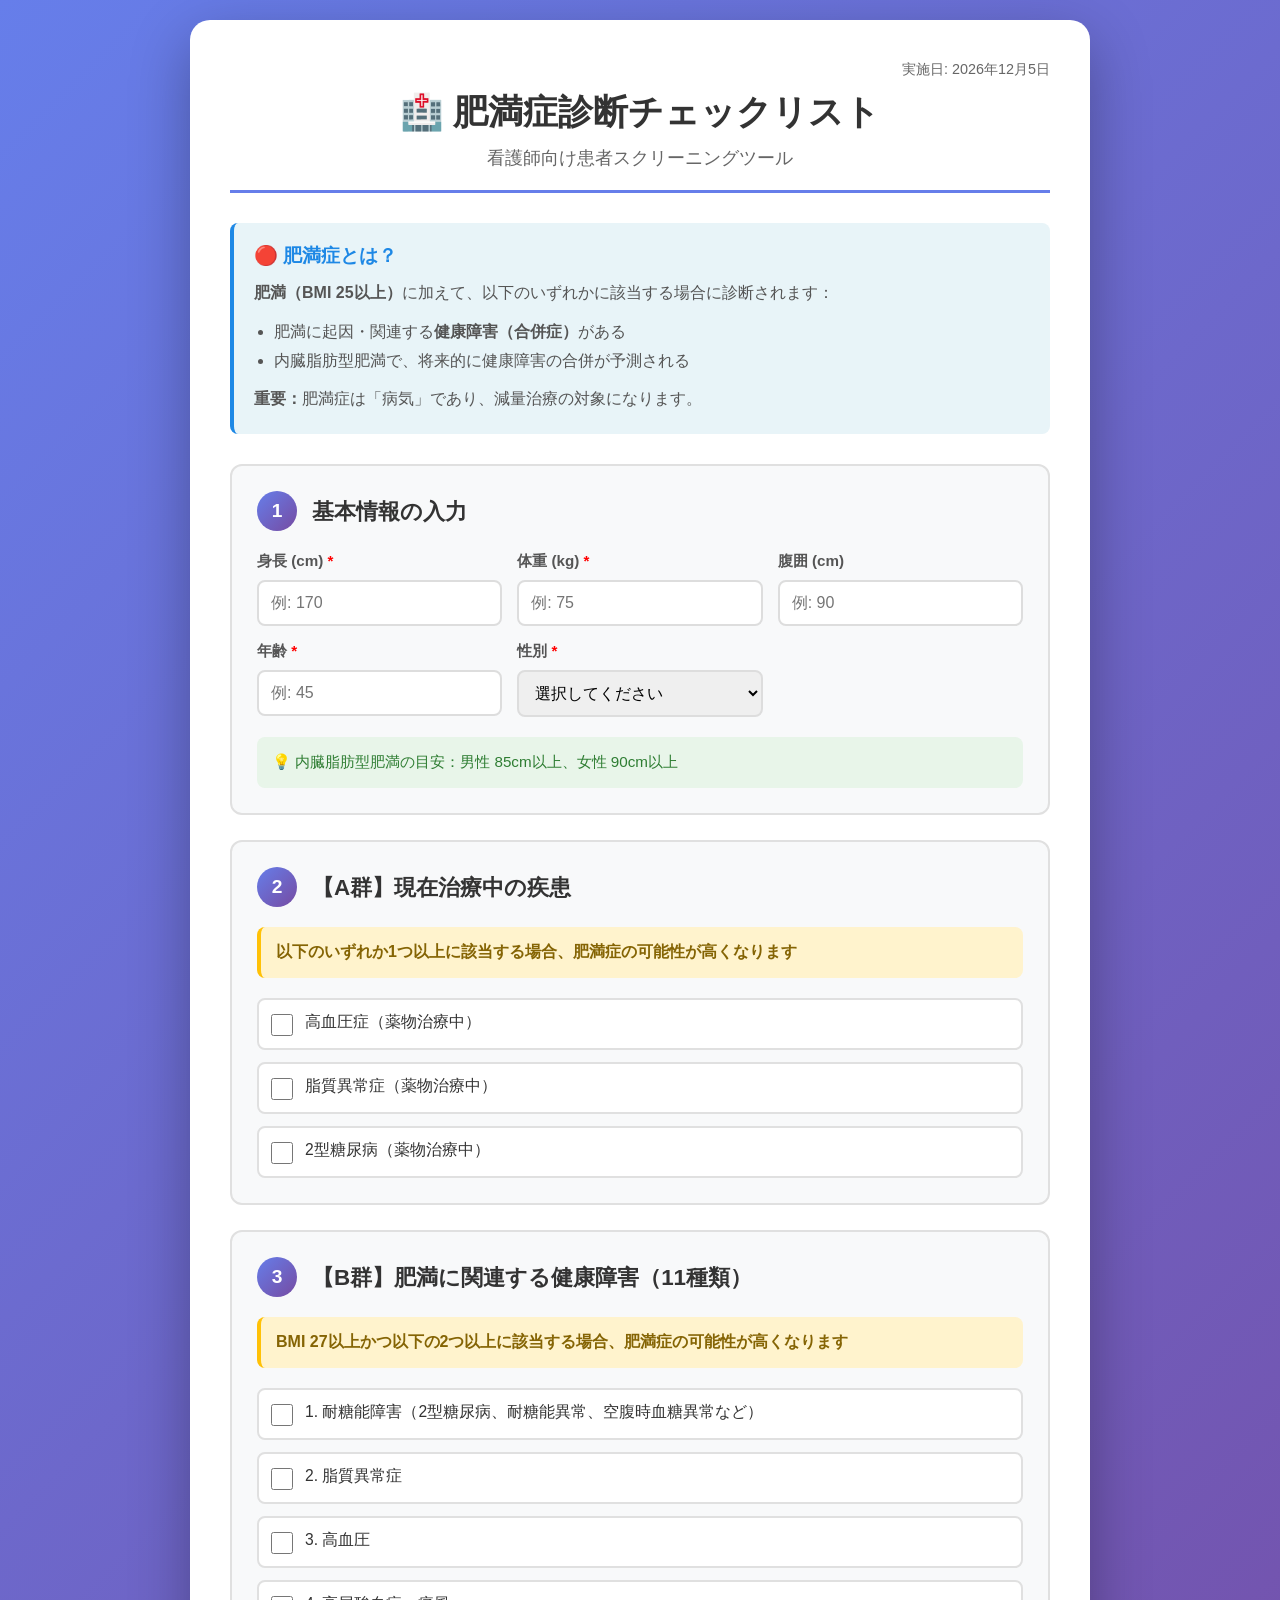
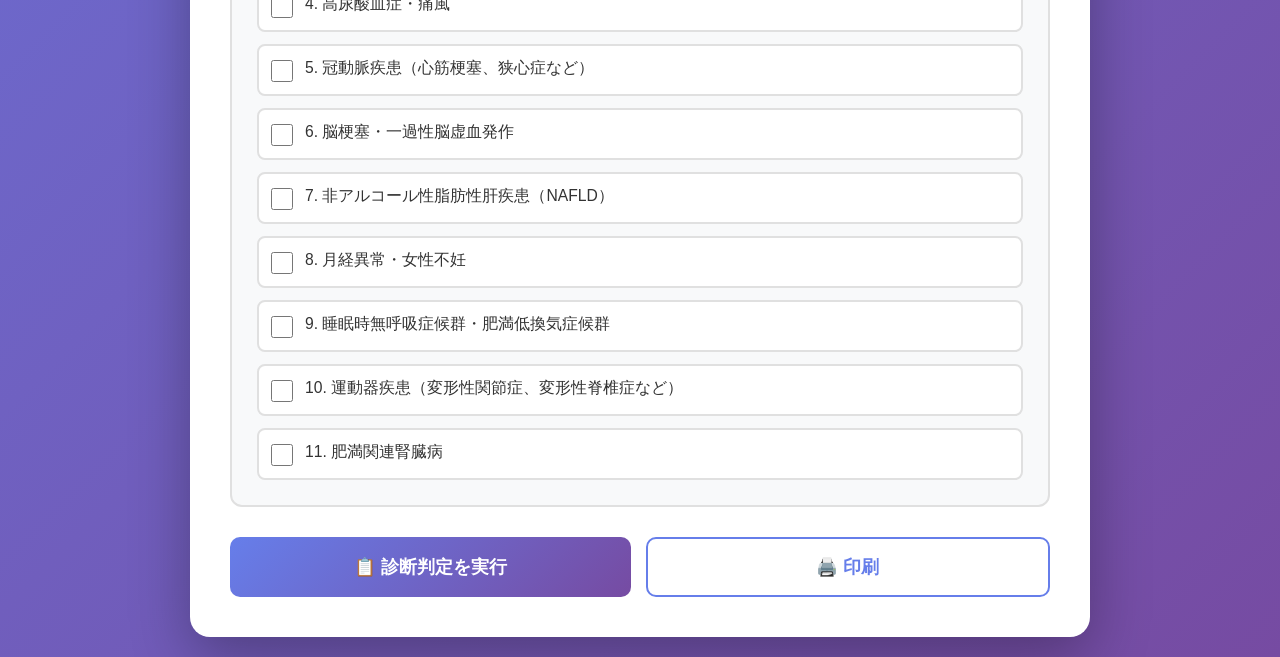
<file: index.html>
<!DOCTYPE html>
<html lang="ja">
<head>
    <meta charset="UTF-8">
    <meta name="viewport" content="width=device-width, initial-scale=1.0">
    <title>肥満症診断チェックリスト</title>
    <style>
        * {
            margin: 0;
            padding: 0;
            box-sizing: border-box;
        }

        body {
            font-family: 'Segoe UI', 'Hiragino Sans', 'Yu Gothic', sans-serif;
            background: linear-gradient(135deg, #667eea 0%, #764ba2 100%);
            min-height: 100vh;
            padding: 20px;
        }

        .container {
            max-width: 900px;
            margin: 0 auto;
            background: white;
            border-radius: 20px;
            padding: 40px;
            box-shadow: 0 20px 60px rgba(0,0,0,0.3);
        }

        .header {
            text-align: center;
            margin-bottom: 30px;
            padding-bottom: 20px;
            border-bottom: 3px solid #667eea;
        }

        h1 {
            color: #333;
            font-size: 2.2em;
            margin-bottom: 10px;
        }

        .subtitle {
            color: #666;
            font-size: 1.1em;
            margin-top: 10px;
        }

        .info-box {
            background: #e8f4f8;
            border-left: 4px solid #1e88e5;
            padding: 20px;
            margin-bottom: 30px;
            border-radius: 8px;
        }

        .info-box h3 {
            color: #1e88e5;
            margin-bottom: 10px;
            font-size: 1.2em;
        }

        .info-box p, .info-box ul {
            color: #555;
            line-height: 1.8;
        }

        .info-box ul {
            margin-left: 20px;
            margin-top: 10px;
        }

        .step {
            background: #f8f9fa;
            border-radius: 12px;
            padding: 25px;
            margin-bottom: 25px;
            border: 2px solid #e0e0e0;
            transition: all 0.3s;
        }

        .step:hover {
            border-color: #667eea;
            box-shadow: 0 5px 15px rgba(102, 126, 234, 0.1);
        }

        .step-header {
            display: flex;
            align-items: center;
            margin-bottom: 20px;
        }

        .step-number {
            width: 40px;
            height: 40px;
            background: linear-gradient(135deg, #667eea 0%, #764ba2 100%);
            color: white;
            border-radius: 50%;
            display: flex;
            align-items: center;
            justify-content: center;
            font-weight: bold;
            font-size: 1.2em;
            margin-right: 15px;
        }

        .step-title {
            font-size: 1.4em;
            color: #333;
            font-weight: 600;
        }

        .input-grid {
            display: grid;
            grid-template-columns: repeat(auto-fit, minmax(200px, 1fr));
            gap: 15px;
            margin-bottom: 20px;
        }

        .input-group {
            display: flex;
            flex-direction: column;
            gap: 8px;
        }

        .input-group label {
            font-weight: 600;
            color: #555;
            font-size: 0.95em;
        }

        .input-group input, .input-group select {
            padding: 12px;
            border: 2px solid #ddd;
            border-radius: 8px;
            font-size: 16px;
            transition: border-color 0.3s;
        }

        .input-group input:focus, .input-group select:focus {
            outline: none;
            border-color: #667eea;
        }

        .checkbox-group {
            display: flex;
            flex-direction: column;
            gap: 12px;
        }

        .checkbox-item {
            display: flex;
            align-items: flex-start;
            padding: 12px;
            background: white;
            border: 2px solid #e0e0e0;
            border-radius: 8px;
            transition: all 0.2s;
            cursor: pointer;
        }

        .checkbox-item:hover {
            background-color: #f8f9fa;
            border-color: #667eea;
        }

        .checkbox-item input[type="checkbox"] {
            width: 22px;
            height: 22px;
            margin-right: 12px;
            cursor: pointer;
            flex-shrink: 0;
            margin-top: 2px;
        }

        .checkbox-item label {
            cursor: pointer;
            user-select: none;
            flex: 1;
            font-size: 0.98em;
            color: #333;
        }

        .section-divider {
            margin: 20px 0;
            padding: 15px;
            background: #fff3cd;
            border-left: 4px solid #ffc107;
            border-radius: 8px;
            font-weight: 600;
            color: #856404;
        }

        .button-group {
            display: flex;
            gap: 15px;
            margin-top: 30px;
        }

        button {
            flex: 1;
            padding: 16px;
            border: none;
            border-radius: 10px;
            font-size: 1.1em;
            font-weight: 600;
            cursor: pointer;
            transition: all 0.3s;
        }

        .btn-primary {
            background: linear-gradient(135deg, #667eea 0%, #764ba2 100%);
            color: white;
        }

        .btn-primary:hover {
            transform: translateY(-2px);
            box-shadow: 0 10px 20px rgba(102, 126, 234, 0.3);
        }

        .btn-secondary {
            background: white;
            color: #667eea;
            border: 2px solid #667eea;
        }

        .btn-secondary:hover {
            background: #f8f9fa;
        }

        .result {
            margin-top: 30px;
            padding: 30px;
            border-radius: 12px;
            display: none;
            animation: slideIn 0.5s ease;
        }

        .result.show {
            display: block;
        }

        @keyframes slideIn {
            from {
                opacity: 0;
                transform: translateY(-20px);
            }
            to {
                opacity: 1;
                transform: translateY(0);
            }
        }

        .result-positive {
            background: #fff3cd;
            border: 3px solid #ffc107;
        }

        .result-negative {
            background: #d4edda;
            border: 3px solid #28a745;
        }

        .result-high-risk {
            background: #f8d7da;
            border: 3px solid #dc3545;
        }

        .result h2 {
            margin-bottom: 20px;
            font-size: 1.8em;
        }

        .result-positive h2 {
            color: #856404;
        }

        .result-negative h2 {
            color: #155724;
        }

        .result-high-risk h2 {
            color: #721c24;
        }

        .result-content {
            line-height: 1.8;
            font-size: 1.05em;
        }

        .bmi-display {
            padding: 20px;
            background: white;
            border-radius: 8px;
            margin-bottom: 20px;
            font-size: 1.2em;
            text-align: center;
        }

        .recommendation-box {
            background: white;
            padding: 20px;
            border-radius: 8px;
            margin-top: 20px;
        }

        .recommendation-box h3 {
            color: #667eea;
            margin-bottom: 15px;
            font-size: 1.3em;
        }

        .recommendation-box ul {
            margin-left: 20px;
        }

        .recommendation-box li {
            margin-bottom: 10px;
            color: #555;
        }

        .warning-text {
            font-size: 1.2em;
            font-weight: 600;
            padding: 15px;
            background: white;
            border-radius: 8px;
            margin-bottom: 15px;
        }

        @media print {
            body {
                background: white;
                padding: 0;
            }

            .container {
                box-shadow: none;
                padding: 20px;
            }

            .button-group {
                display: none;
            }

            .step {
                page-break-inside: avoid;
            }
        }

        .print-date {
            text-align: right;
            color: #666;
            font-size: 0.9em;
            margin-bottom: 10px;
        }

        .note {
            background: #e8f5e9;
            padding: 15px;
            border-radius: 8px;
            margin-top: 20px;
            font-size: 0.95em;
            color: #2e7d32;
        }

        .flowchart-arrow {
            text-align: center;
            font-size: 2em;
            color: #667eea;
            margin: 10px 0;
        }
    </style>
</head>
<body>
    <div class="container">
        <div class="print-date" id="printDate"></div>

        <div class="header">
            <h1>🏥 肥満症診断チェックリスト</h1>
            <p class="subtitle">看護師向け患者スクリーニングツール</p>
        </div>

        <div class="info-box">
            <h3>🔴 肥満症とは？</h3>
            <p><strong>肥満（BMI 25以上）</strong>に加えて、以下のいずれかに該当する場合に診断されます：</p>
            <ul>
                <li>肥満に起因・関連する<strong>健康障害（合併症）</strong>がある</li>
                <li>内臓脂肪型肥満で、将来的に健康障害の合併が予測される</li>
            </ul>
            <p style="margin-top: 10px;"><strong>重要：</strong>肥満症は「病気」であり、減量治療の対象になります。</p>
        </div>

        <!-- Step 1: 基本情報 -->
        <div class="step">
            <div class="step-header">
                <div class="step-number">1</div>
                <div class="step-title">基本情報の入力</div>
            </div>
            <div class="input-grid">
                <div class="input-group">
                    <label for="height">身長 (cm) <span style="color: red;">*</span></label>
                    <input type="number" id="height" placeholder="例: 170" step="0.1">
                </div>
                <div class="input-group">
                    <label for="weight">体重 (kg) <span style="color: red;">*</span></label>
                    <input type="number" id="weight" placeholder="例: 75" step="0.1">
                </div>
                <div class="input-group">
                    <label for="waist">腹囲 (cm)</label>
                    <input type="number" id="waist" placeholder="例: 90" step="0.1">
                </div>
                <div class="input-group">
                    <label for="age">年齢 <span style="color: red;">*</span></label>
                    <input type="number" id="age" placeholder="例: 45">
                </div>
                <div class="input-group">
                    <label for="gender">性別 <span style="color: red;">*</span></label>
                    <select id="gender">
                        <option value="">選択してください</option>
                        <option value="male">男性</option>
                        <option value="female">女性</option>
                    </select>
                </div>
            </div>
            <div class="note">
                💡 内臓脂肪型肥満の目安：男性 85cm以上、女性 90cm以上
            </div>
        </div>

        <!-- Step 2: 治療中の疾患 -->
        <div class="step">
            <div class="step-header">
                <div class="step-number">2</div>
                <div class="step-title">【A群】現在治療中の疾患</div>
            </div>
            <div class="section-divider">
                以下のいずれか1つ以上に該当する場合、肥満症の可能性が高くなります
            </div>
            <div class="checkbox-group">
                <div class="checkbox-item">
                    <input type="checkbox" id="treat-hypertension" data-group="A">
                    <label for="treat-hypertension">高血圧症（薬物治療中）</label>
                </div>
                <div class="checkbox-item">
                    <input type="checkbox" id="treat-dyslipidemia" data-group="A">
                    <label for="treat-dyslipidemia">脂質異常症（薬物治療中）</label>
                </div>
                <div class="checkbox-item">
                    <input type="checkbox" id="treat-diabetes" data-group="A">
                    <label for="treat-diabetes">2型糖尿病（薬物治療中）</label>
                </div>
            </div>
        </div>

        <!-- Step 3: 健康障害 -->
        <div class="step">
            <div class="step-header">
                <div class="step-number">3</div>
                <div class="step-title">【B群】肥満に関連する健康障害（11種類）</div>
            </div>
            <div class="section-divider">
                BMI 27以上かつ以下の2つ以上に該当する場合、肥満症の可能性が高くなります
            </div>
            <div class="checkbox-group">
                <div class="checkbox-item">
                    <input type="checkbox" id="glucose-intolerance" data-group="B">
                    <label for="glucose-intolerance">1. 耐糖能障害（2型糖尿病、耐糖能異常、空腹時血糖異常など）</label>
                </div>
                <div class="checkbox-item">
                    <input type="checkbox" id="dyslipidemia" data-group="B">
                    <label for="dyslipidemia">2. 脂質異常症</label>
                </div>
                <div class="checkbox-item">
                    <input type="checkbox" id="hypertension" data-group="B">
                    <label for="hypertension">3. 高血圧</label>
                </div>
                <div class="checkbox-item">
                    <input type="checkbox" id="hyperuricemia" data-group="B">
                    <label for="hyperuricemia">4. 高尿酸血症・痛風</label>
                </div>
                <div class="checkbox-item">
                    <input type="checkbox" id="coronary-disease" data-group="B">
                    <label for="coronary-disease">5. 冠動脈疾患（心筋梗塞、狭心症など）</label>
                </div>
                <div class="checkbox-item">
                    <input type="checkbox" id="cerebral-infarction" data-group="B">
                    <label for="cerebral-infarction">6. 脳梗塞・一過性脳虚血発作</label>
                </div>
                <div class="checkbox-item">
                    <input type="checkbox" id="nafld" data-group="B">
                    <label for="nafld">7. 非アルコール性脂肪性肝疾患（NAFLD）</label>
                </div>
                <div class="checkbox-item">
                    <input type="checkbox" id="menstrual-disorder" data-group="B">
                    <label for="menstrual-disorder">8. 月経異常・女性不妊</label>
                </div>
                <div class="checkbox-item">
                    <input type="checkbox" id="sleep-apnea" data-group="B">
                    <label for="sleep-apnea">9. 睡眠時無呼吸症候群・肥満低換気症候群</label>
                </div>
                <div class="checkbox-item">
                    <input type="checkbox" id="joint-disease" data-group="B">
                    <label for="joint-disease">10. 運動器疾患（変形性関節症、変形性脊椎症など）</label>
                </div>
                <div class="checkbox-item">
                    <input type="checkbox" id="kidney-disease" data-group="B">
                    <label for="kidney-disease">11. 肥満関連腎臓病</label>
                </div>
            </div>
        </div>

        <!-- Buttons -->
        <div class="button-group">
            <button class="btn-primary" onclick="calculateDiagnosis()">📋 診断判定を実行</button>
            <button class="btn-secondary" onclick="window.print()">🖨️ 印刷</button>
        </div>

        <!-- Result -->
        <div class="result" id="result"></div>
    </div>

    <script>
        // 日付表示
        document.getElementById('printDate').textContent =
            '実施日: ' + new Date().toLocaleDateString('ja-JP', {year: 'numeric', month: 'long', day: 'numeric'});

        function calculateDiagnosis() {
            // 入力値の取得
            const height = parseFloat(document.getElementById('height').value);
            const weight = parseFloat(document.getElementById('weight').value);
            const waist = parseFloat(document.getElementById('waist').value);
            const age = parseInt(document.getElementById('age').value);
            const gender = document.getElementById('gender').value;

            // バリデーション
            if (!height || !weight || !age || !gender) {
                alert('必須項目（身長、体重、年齢、性別）をすべて入力してください。');
                return;
            }

            // BMI計算
            const heightM = height / 100;
            const bmi = (weight / (heightM * heightM)).toFixed(1);

            // A群のチェック
            const groupA = document.querySelectorAll('input[data-group="A"]:checked');
            const groupACount = groupA.length;

            // B群のチェック
            const groupB = document.querySelectorAll('input[data-group="B"]:checked');
            const groupBCount = groupB.length;

            // 内臓脂肪型肥満の判定
            let visceralObesity = false;
            if (waist) {
                if (gender === 'male' && waist >= 85) {
                    visceralObesity = true;
                } else if (gender === 'female' && waist >= 90) {
                    visceralObesity = true;
                }
            }

            // 診断ロジック
            let diagnosis = '';
            let resultClass = '';
            let recommendationLevel = '';

            if (bmi < 25) {
                // BMI 25未満
                diagnosis = '判定：肥満症の可能性は低い';
                resultClass = 'result-negative';
                recommendationLevel = 'low';
            } else if (bmi >= 35) {
                // 高度肥満症（BMI 35以上）
                diagnosis = '判定：高度肥満症の可能性が高い';
                resultClass = 'result-high-risk';
                recommendationLevel = 'high';
            } else if (bmi >= 25 && groupACount >= 1) {
                // BMI 25以上 + A群1つ以上
                diagnosis = '判定：肥満症の可能性が高い（治療中の疾患あり）';
                resultClass = 'result-positive';
                recommendationLevel = 'high';
            } else if (bmi >= 27 && groupBCount >= 2) {
                // BMI 27以上 + B群2つ以上
                diagnosis = '判定：肥満症の可能性が高い（複数の健康障害あり）';
                resultClass = 'result-positive';
                recommendationLevel = 'high';
            } else if (bmi >= 25 && groupBCount >= 1) {
                // BMI 25以上 + B群1つ以上
                diagnosis = '判定：肥満症の可能性あり';
                resultClass = 'result-positive';
                recommendationLevel = 'medium';
            } else if (bmi >= 25 && visceralObesity) {
                // BMI 25以上 + 内臓脂肪型肥満
                diagnosis = '判定：内臓脂肪型肥満あり（要注意）';
                resultClass = 'result-positive';
                recommendationLevel = 'medium';
            } else if (bmi >= 25) {
                // BMI 25以上のみ
                diagnosis = '判定：肥満（経過観察）';
                resultClass = 'result-positive';
                recommendationLevel = 'low-medium';
            } else {
                diagnosis = '判定：肥満症の可能性は低い';
                resultClass = 'result-negative';
                recommendationLevel = 'low';
            }

            // 結果表示
            displayResult(bmi, diagnosis, resultClass, recommendationLevel, groupACount, groupBCount, visceralObesity, gender);
        }

        function displayResult(bmi, diagnosis, resultClass, recommendationLevel, groupACount, groupBCount, visceralObesity, gender) {
            const resultDiv = document.getElementById('result');

            let bmiCategory = '';
            if (bmi < 18.5) bmiCategory = '低体重';
            else if (bmi < 25) bmiCategory = '普通体重';
            else if (bmi < 30) bmiCategory = '肥満(1度)';
            else if (bmi < 35) bmiCategory = '肥満(2度)';
            else bmiCategory = '肥満(3度以上)';

            let visceralText = '';
            if (visceralObesity) {
                const threshold = gender === 'male' ? '85cm' : '90cm';
                visceralText = `<p style="color: #d32f2f; font-weight: 600;">⚠️ 内臓脂肪型肥満の可能性あり（腹囲 ${threshold}以上）</p>`;
            }

            let html = `
                <h2>📊 ${diagnosis}</h2>
                <div class="warning-text">
                    ${diagnosis.includes('可能性が高い') || diagnosis.includes('高度肥満症') ?
                        '🏥 <strong style="color: #d32f2f;">至急、肥満症外来または内科への受診をお勧めします</strong>' :
                        diagnosis.includes('可能性あり') || diagnosis.includes('要注意') ?
                        '🏥 <strong style="color: #f57c00;">医療機関での診察をお勧めします</strong>' :
                        '✅ 現在の状態を維持し、定期的な健康診断を受けましょう'}
                </div>
                <div class="bmi-display">
                    <strong>BMI: ${bmi}</strong> （${bmiCategory}）
                    ${visceralText}
                </div>
                <div class="result-content">
                    <h3 style="margin-bottom: 10px;">判定根拠：</h3>
                    <ul style="margin-left: 20px; margin-bottom: 20px;">
                        <li>BMI: ${bmi} ${bmi >= 25 ? '(肥満基準該当)' : '(肥満基準未満)'}</li>
                        <li>治療中の疾患（A群）: ${groupACount}項目</li>
                        <li>健康障害（B群）: ${groupBCount}項目</li>
                        ${visceralObesity ? '<li>内臓脂肪型肥満: あり</li>' : ''}
                    </ul>
                    ${generateRecommendations(recommendationLevel, bmi)}
                </div>
            `;

            resultDiv.className = 'result ' + resultClass + ' show';
            resultDiv.innerHTML = html;
            resultDiv.scrollIntoView({ behavior: 'smooth', block: 'nearest' });
        }

        function generateRecommendations(level, bmi) {
            let recommendations = '<div class="recommendation-box"><h3>💡 推奨事項</h3><ul>';

            if (level === 'high') {
                recommendations += `
                    <li><strong style="color: #d32f2f;">【至急】肥満症外来または内科を受診してください</strong></li>
                    <li>医師による詳細な検査（内臓脂肪測定、血液検査など）が必要です</li>
                    <li>治療方針：食事療法・運動療法・行動療法が基本となります</li>
                    ${bmi >= 35 ? '<li>高度肥満症（BMI 35以上）のため、薬物療法や外科治療も検討対象となります</li>' : ''}
                    <li>合併症の管理と定期的なモニタリングが重要です</li>
                `;
            } else if (level === 'medium') {
                recommendations += `
                    <li><strong style="color: #f57c00;">医療機関での相談をお勧めします</strong></li>
                    <li>健康障害の早期発見・早期治療が重要です</li>
                    <li>生活習慣の改善指導を受けることをお勧めします</li>
                    <li>3〜6ヶ月で3〜5%の減量を目標にしましょう</li>
                `;
            } else if (level === 'low-medium') {
                recommendations += `
                    <li>現時点で合併症はありませんが、予防が重要です</li>
                    <li>生活習慣の改善に取り組みましょう</li>
                    <li>定期的な健康診断を受けて、早期発見に努めましょう</li>
                `;
            } else {
                recommendations += `
                    <li>現在の健康的な体重を維持しましょう</li>
                    <li>バランスの良い食事と適度な運動を継続しましょう</li>
                    <li>年1回の健康診断を受けましょう</li>
                `;
            }

            if (level !== 'low') {
                recommendations += `
                    <li><strong>食事改善：</strong>主食・主菜・副菜のバランス、野菜を多く、間食・夜食を控える</li>
                    <li><strong>運動習慣：</strong>1日30分以上の有酸素運動を週5回以上</li>
                    <li><strong>行動改善：</strong>食事記録、体重測定、睡眠の質向上、ストレス管理</li>
                `;
            }

            recommendations += '</ul></div>';

            // 医学的補足情報
            recommendations += `
                <div class="note" style="margin-top: 20px;">
                    <strong>📌 医療従事者の方へ</strong><br>
                    このチェックリストは日本肥満学会の「肥満症診療ガイドライン」に基づいています。
                    最終診断は医師が行い、必要に応じて腹部CT検査による内臓脂肪面積測定（100cm²以上で内臓脂肪型肥満）や
                    詳細な血液検査を実施してください。
                </div>
            `;

            return recommendations;
        }
    </script>
</body>
</html>
</file>
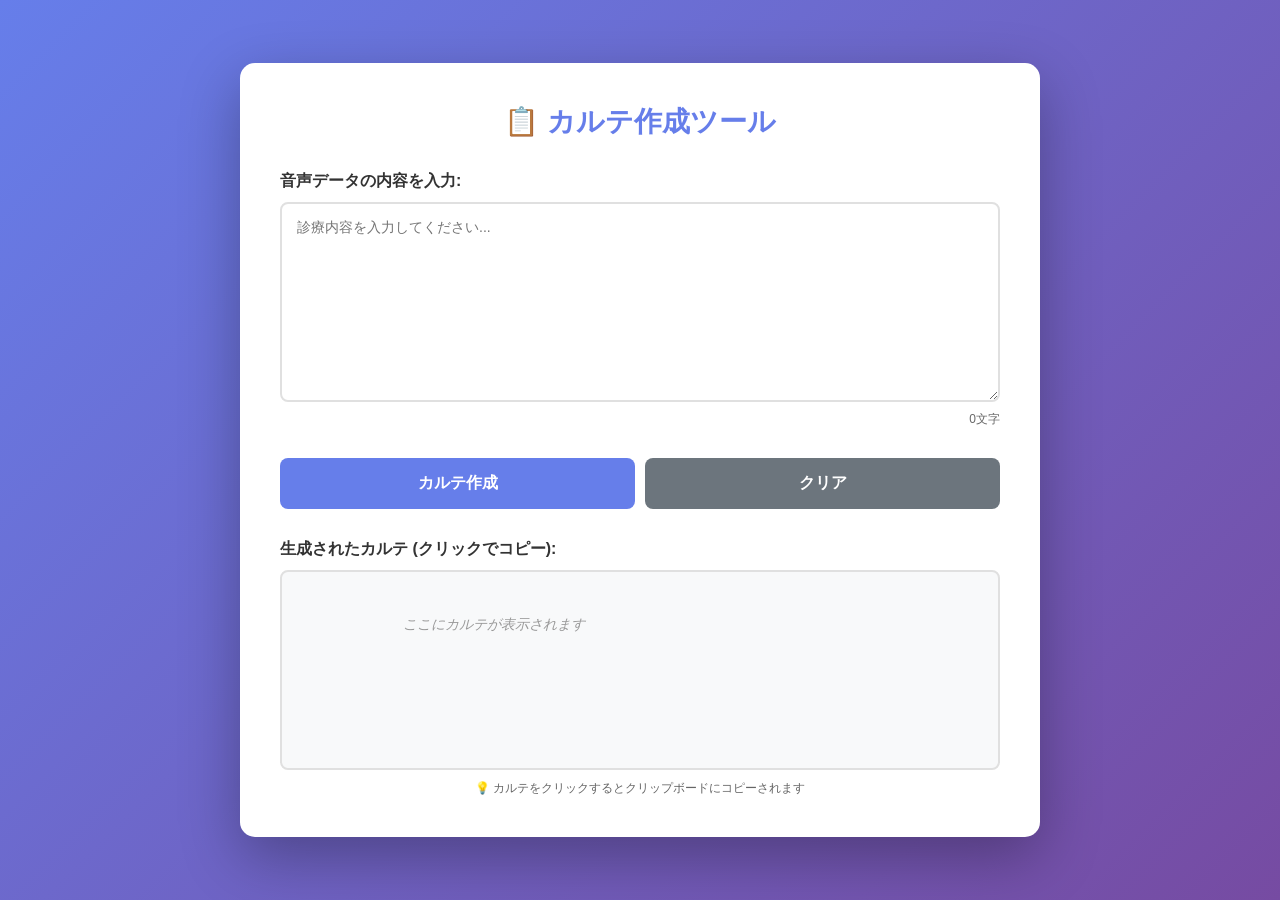
<file: karte_viewer.html>
<!DOCTYPE html>
<html lang="ja">
<head>
    <meta charset="UTF-8">
    <meta name="viewport" content="width=device-width, initial-scale=1.0">
    <title>カルテ作成ツール</title>
    <style>
        * {
            margin: 0;
            padding: 0;
            box-sizing: border-box;
        }

        body {
            font-family: 'Hiragino Kaku Gothic ProN', 'メイリオ', Meiryo, sans-serif;
            background: linear-gradient(135deg, #667eea 0%, #764ba2 100%);
            min-height: 100vh;
            padding: 20px;
            display: flex;
            justify-content: center;
            align-items: center;
        }

        .container {
            background: white;
            border-radius: 15px;
            box-shadow: 0 20px 60px rgba(0, 0, 0, 0.3);
            max-width: 800px;
            width: 100%;
            padding: 40px;
        }

        h1 {
            color: #667eea;
            text-align: center;
            margin-bottom: 30px;
            font-size: 28px;
        }

        .input-section {
            margin-bottom: 30px;
        }

        label {
            display: block;
            margin-bottom: 10px;
            color: #333;
            font-weight: bold;
        }

        textarea {
            width: 100%;
            min-height: 200px;
            padding: 15px;
            border: 2px solid #e0e0e0;
            border-radius: 8px;
            font-size: 14px;
            font-family: inherit;
            resize: vertical;
            transition: border-color 0.3s;
        }

        textarea:focus {
            outline: none;
            border-color: #667eea;
        }

        .button-group {
            display: flex;
            gap: 10px;
            margin-bottom: 30px;
        }

        button {
            flex: 1;
            padding: 15px 30px;
            background: #667eea;
            color: white;
            border: none;
            border-radius: 8px;
            font-size: 16px;
            font-weight: bold;
            cursor: pointer;
            transition: all 0.3s;
        }

        button:hover {
            background: #5568d3;
            transform: translateY(-2px);
            box-shadow: 0 5px 15px rgba(102, 126, 234, 0.4);
        }

        button:active {
            transform: translateY(0);
        }

        .karte-output {
            background: #f8f9fa;
            border: 2px solid #e0e0e0;
            border-radius: 8px;
            padding: 20px;
            min-height: 200px;
            white-space: pre-wrap;
            font-family: 'Courier New', monospace;
            font-size: 14px;
            line-height: 1.6;
            position: relative;
            cursor: pointer;
            transition: all 0.3s;
        }

        .karte-output:hover {
            background: #e9ecef;
            border-color: #667eea;
        }

        .karte-output.empty {
            color: #999;
            font-style: italic;
        }

        .copy-notice {
            position: fixed;
            top: 20px;
            right: 20px;
            background: #28a745;
            color: white;
            padding: 15px 25px;
            border-radius: 8px;
            box-shadow: 0 5px 15px rgba(0, 0, 0, 0.2);
            opacity: 0;
            transform: translateY(-20px);
            transition: all 0.3s;
            pointer-events: none;
        }

        .copy-notice.show {
            opacity: 1;
            transform: translateY(0);
        }

        .copy-hint {
            text-align: center;
            color: #666;
            font-size: 12px;
            margin-top: 10px;
        }

        .char-count {
            text-align: right;
            color: #666;
            font-size: 12px;
            margin-top: 5px;
        }

        .char-count.warning {
            color: #ff6b6b;
            font-weight: bold;
        }
    </style>
</head>
<body>
    <div class="container">
        <h1>📋 カルテ作成ツール</h1>

        <div class="input-section">
            <label for="voiceData">音声データの内容を入力:</label>
            <textarea id="voiceData" placeholder="診療内容を入力してください..."></textarea>
            <div class="char-count" id="charCount">0文字</div>
        </div>

        <div class="button-group">
            <button onclick="createKarte()">カルテ作成</button>
            <button onclick="clearAll()" style="background: #6c757d;">クリア</button>
        </div>

        <label>生成されたカルテ (クリックでコピー):</label>
        <div class="karte-output empty" id="karteOutput" onclick="copyKarte()">
            ここにカルテが表示されます
        </div>
        <div class="copy-hint">💡 カルテをクリックするとクリップボードにコピーされます</div>
    </div>

    <div class="copy-notice" id="copyNotice">
        ✓ コピーしました！
    </div>

    <script>
        const voiceDataInput = document.getElementById('voiceData');
        const karteOutput = document.getElementById('karteOutput');
        const copyNotice = document.getElementById('copyNotice');
        const charCount = document.getElementById('charCount');

        // 文字数カウント
        voiceDataInput.addEventListener('input', function() {
            const count = this.value.length;
            charCount.textContent = `${count}文字`;
        });

        function summarizeText(text, maxLength = 500) {
            // 改行や余分な空白を整理
            text = text.split(/\s+/).join(' ');

            // 指定文字数以内の場合はそのまま返す
            if (text.length <= maxLength) {
                return text;
            }

            // 句点で区切って要約
            const sentences = text.split('。');
            let summary = '';

            for (let sentence of sentences) {
                if ((summary + sentence + '。').length <= maxLength) {
                    summary += sentence + '。';
                } else {
                    break;
                }
            }

            // 句点で切れなかった場合は単純に切り詰め
            if (!summary || summary.length === 0) {
                summary = text.substring(0, maxLength - 3) + '...';
            }

            return summary.trim();
        }

        function getGuidanceTemplate() {
            return `・内服薬は指示通り継続すること
・食事はバランスよく摂取し、1日の塩分は6g未満に制限
・水分摂取は1日1500ml以上を目標とする
・毎日体重測定を行い、2日で2kg以上増加時は受診
・規則正しい生活を心がけること
・喫煙・アルコールの過剰摂取は控えること
・異常時（息切れ、浮腫、激しい動悸等）はすぐに連絡`;
        }

        function createKarte() {
            const content = voiceDataInput.value.trim();

            if (!content) {
                alert('音声データの内容を入力してください');
                return;
            }

            const today = new Date();
            const dateStr = `${today.getFullYear()}年${today.getMonth() + 1}月${today.getDate()}日`;

            // 指導内容テンプレート（約200文字）
            const guidance = getGuidanceTemplate();

            // 診療記録用に残りの文字数を計算（300文字程度）
            const remainingLength = 500 - guidance.length - 30;

            const summary = summarizeText(content, remainingLength);

            const karte = `日付: ${dateStr}

【診療記録】
${summary}

【指導内容】
${guidance}`;

            karteOutput.textContent = karte;
            karteOutput.classList.remove('empty');
        }

        function copyKarte() {
            const text = karteOutput.textContent;

            if (karteOutput.classList.contains('empty')) {
                return;
            }

            navigator.clipboard.writeText(text).then(() => {
                showCopyNotice();
            }).catch(err => {
                console.error('コピーに失敗しました:', err);
                alert('コピーに失敗しました');
            });
        }

        function showCopyNotice() {
            copyNotice.classList.add('show');
            setTimeout(() => {
                copyNotice.classList.remove('show');
            }, 2000);
        }

        function clearAll() {
            voiceDataInput.value = '';
            karteOutput.textContent = 'ここにカルテが表示されます';
            karteOutput.classList.add('empty');
            charCount.textContent = '0文字';
        }

        // サンプルデータ（デモ用）
        const sampleData = `どうですか、調子は？血圧と体重についてですが、血圧は正常位で130/77だったんですけど、どれくらいですか？125/80ぐらいでしょうか？体重は64キロでしたけど、同じぐらいでしたか？データを見ましょうか。

糖尿病の方については、ヘモグロビンA1cが7.9%で、血糖値はやっぱりちょっと上がってきていますね。今のこの時期だと果物を食べたりすると上がることがあります。このまま少し上がっていくと、来年は薬を少し増やさなきゃいけないかもしれません。ただ、運動と食事のバランスを少し整えていただければと思います。

ミネラルや腎臓、肝臓など他の臓器は大丈夫なので、このまま様子を見ていきましょう。このままいきましょう。よろしくお願いします。

えーとですね、今のペースで行くと1月の21日とかですかね。もしくは薬が余っていたら2月4日とか。2月は？2月4日で入れておきますんで、分かりました。よいお年を。また来年もよろしくお願いします。`;
    </script>
</body>
</html>
</file>
